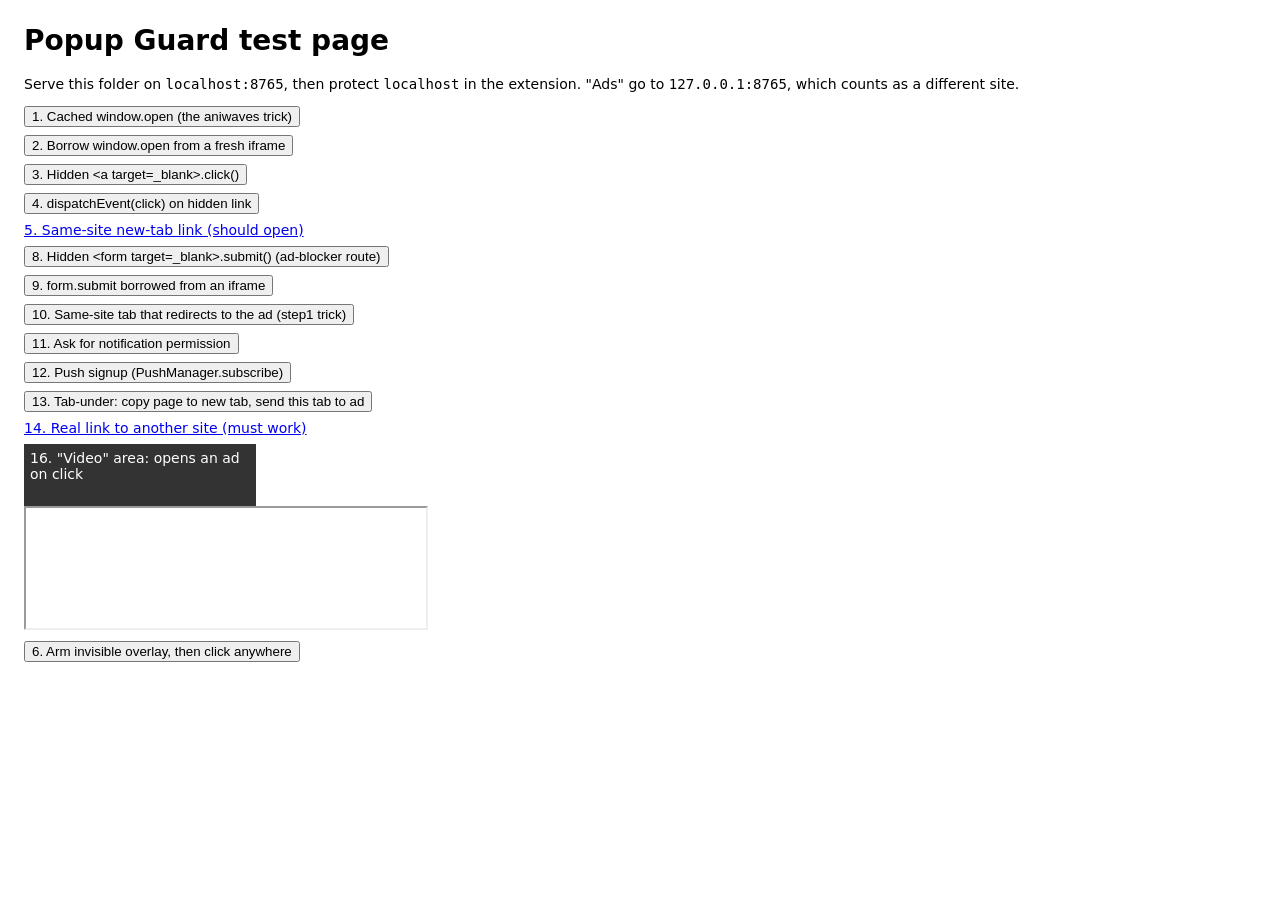
<file: test/index.html>
<!doctype html>
<html>
<head>
  <meta charset="utf-8">
  <title>Popup Guard test page</title>
  <!-- Loaded first, like the real ad network: it caches window.open immediately. -->
  <script src="fake-ad.js"></script>
  <style>
    body { font: 14px system-ui; margin: 24px; }
    button, a { display: block; margin: 8px 0; }
    #overlay { position: fixed; inset: 0; z-index: 99999; background: transparent; }
  </style>
</head>
<body>
  <h1>Popup Guard test page</h1>
  <p>Serve this folder on <code>localhost:8765</code>, then protect <code>localhost</code> in the extension.
     "Ads" go to <code>127.0.0.1:8765</code>, which counts as a different site.</p>

  <button id="t-cached-open">1. Cached window.open (the aniwaves trick)</button>
  <button id="t-iframe-open">2. Borrow window.open from a fresh iframe</button>
  <button id="t-anchor-click">3. Hidden &lt;a target=_blank&gt;.click()</button>
  <button id="t-dispatch">4. dispatchEvent(click) on hidden link</button>
  <a id="t-same-site" href="/test/index.html?same" target="_blank">5. Same-site new-tab link (should open)</a>
  <button id="t-form">8. Hidden &lt;form target=_blank&gt;.submit() (ad-blocker route)</button>
  <button id="t-form-iframe">9. form.submit borrowed from an iframe</button>
  <button id="t-step1">10. Same-site tab that redirects to the ad (step1 trick)</button>
  <button id="t-notify">11. Ask for notification permission</button>
  <button id="t-push">12. Push signup (PushManager.subscribe)</button>
  <button id="t-tabunder">13. Tab-under: copy page to new tab, send this tab to ad</button>
  <a id="t-external" href="http://ads.test:8765/test/ad.html?real-link">14. Real link to another site (must work)</a>
  <div id="t-video" style="width:220px;height:50px;background:#333;color:#fff;padding:6px">16. "Video" area: opens an ad on click</div>
  <iframe id="player" src="http://voe.test:8765/test/voe-redirect.html" width="400" height="120"></iframe>

  <div id="overlay" hidden></div>
  <button id="arm-overlay">6. Arm invisible overlay, then click anywhere</button>

  <script>
    const AD = 'http://127.0.0.1:8765/test/ad.html';
    document.getElementById('t-cached-open').onclick = () => window.__adOpen(AD);
    document.getElementById('t-iframe-open').onclick = () => {
      const f = document.createElement('iframe');
      f.style.display = 'none';
      document.body.append(f);
      f.contentWindow.open(AD);
      f.remove();
    };
    const hiddenLink = () => Object.assign(document.createElement('a'), { href: AD, target: '_blank' });
    document.getElementById('t-anchor-click').onclick = () => hiddenLink().click();
    document.getElementById('t-dispatch').onclick = () =>
      hiddenLink().dispatchEvent(new MouseEvent('click', { bubbles: true, cancelable: true }));

    // "target"/"action" params become inputs that shadow form.target / form.action.
    document.getElementById('t-form').onclick = () => window.__adForm(AD + '?target=x&action=y');
    document.getElementById('t-form-iframe').onclick = () => {
      const f = document.createElement('iframe');
      document.body.append(f);
      const form = Object.assign(document.createElement('form'), { action: AD, target: '_blank' });
      document.body.append(form);
      f.contentWindow.HTMLFormElement.prototype.submit.call(form);
      form.remove(); f.remove();
    };
    document.getElementById('t-step1').onclick = () =>
      window.__adOpen(location.pathname + '?step1=' + encodeURIComponent(AD + '?via-step1'));

    // Results land in window.__notify so the automated test can read them.
    window.__notify = [];
    document.getElementById('t-notify').onclick = async () =>
      window.__notify.push('permission:' + (await Notification.requestPermission()));
    document.getElementById('t-push').onclick = async () => {
      try { await PushManager.prototype.subscribe.call({}); window.__notify.push('push:ok'); }
      catch (e) { window.__notify.push('push:' + e.name); }
    };

    document.getElementById('t-tabunder').onclick = () => {
      window.__adOpen(location.pathname + '?copy');
      setTimeout(() => (location.href = AD + '?tab-under'), 50);
    };

    document.getElementById('t-video').onclick = () => window.__adOpen(AD + '?video-area');

    const overlay = document.getElementById('overlay');
    document.getElementById('arm-overlay').onclick = () => setTimeout(() => (overlay.hidden = false));
    overlay.onclick = () => { window.__adOpen(AD); overlay.hidden = true; };
  </script>
</body>
</html>
</file>
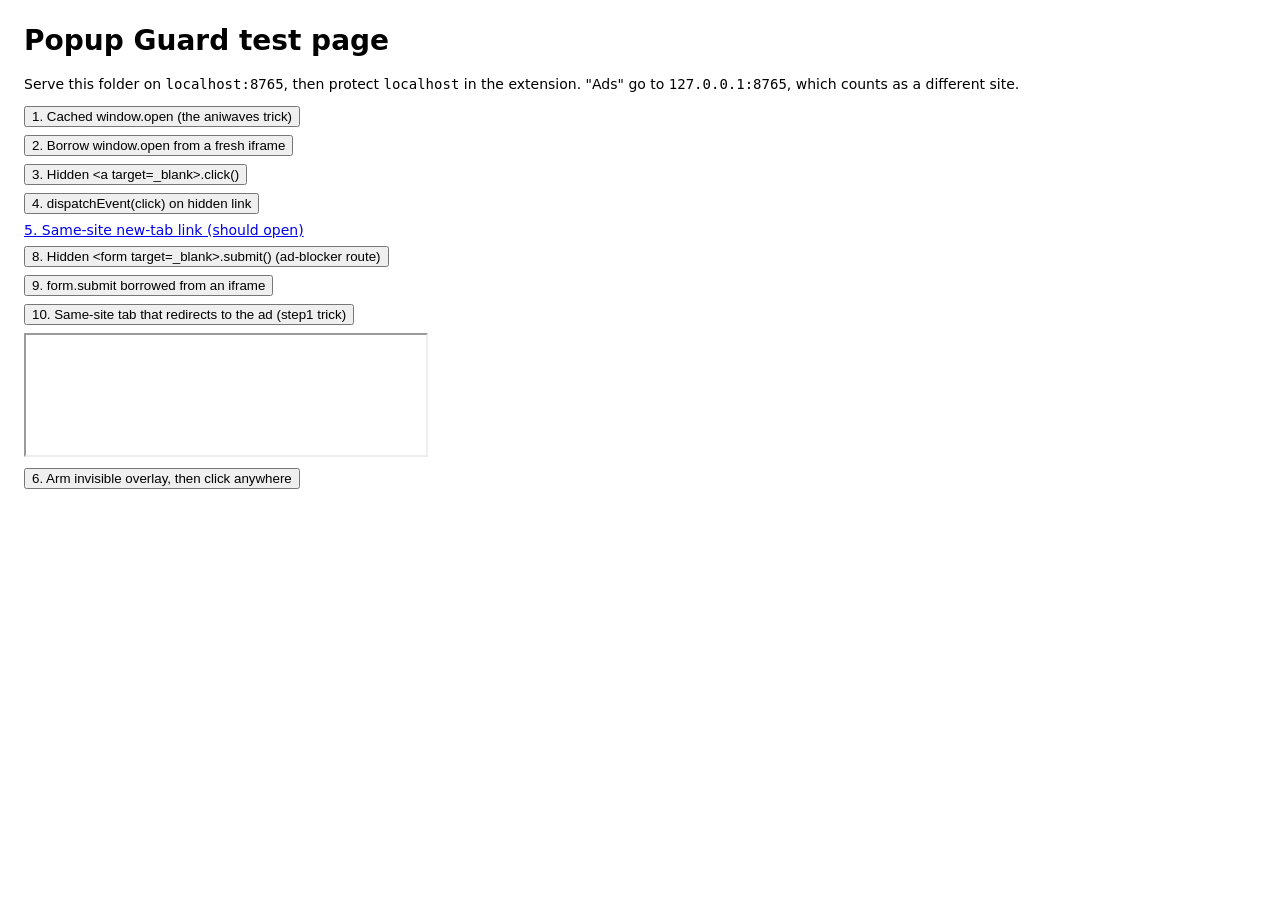
<file: popup-guard/test/index.html>
<!doctype html>
<html>
<head>
  <meta charset="utf-8">
  <title>Popup Guard test page</title>
  <!-- Loaded first, like the real ad network: it caches window.open immediately. -->
  <script src="fake-ad.js"></script>
  <style>
    body { font: 14px system-ui; margin: 24px; }
    button, a { display: block; margin: 8px 0; }
    #overlay { position: fixed; inset: 0; z-index: 99999; background: transparent; }
  </style>
</head>
<body>
  <h1>Popup Guard test page</h1>
  <p>Serve this folder on <code>localhost:8765</code>, then protect <code>localhost</code> in the extension.
     "Ads" go to <code>127.0.0.1:8765</code>, which counts as a different site.</p>

  <button id="t-cached-open">1. Cached window.open (the aniwaves trick)</button>
  <button id="t-iframe-open">2. Borrow window.open from a fresh iframe</button>
  <button id="t-anchor-click">3. Hidden &lt;a target=_blank&gt;.click()</button>
  <button id="t-dispatch">4. dispatchEvent(click) on hidden link</button>
  <a id="t-same-site" href="/test/index.html?same" target="_blank">5. Same-site new-tab link (should open)</a>
  <button id="t-form">8. Hidden &lt;form target=_blank&gt;.submit() (ad-blocker route)</button>
  <button id="t-form-iframe">9. form.submit borrowed from an iframe</button>
  <button id="t-step1">10. Same-site tab that redirects to the ad (step1 trick)</button>
  <iframe id="player" src="http://voe.test:8765/test/voe-redirect.html" width="400" height="120"></iframe>

  <div id="overlay" hidden></div>
  <button id="arm-overlay">6. Arm invisible overlay, then click anywhere</button>

  <script>
    const AD = 'http://127.0.0.1:8765/test/ad.html';
    document.getElementById('t-cached-open').onclick = () => window.__adOpen(AD);
    document.getElementById('t-iframe-open').onclick = () => {
      const f = document.createElement('iframe');
      f.style.display = 'none';
      document.body.append(f);
      f.contentWindow.open(AD);
      f.remove();
    };
    const hiddenLink = () => Object.assign(document.createElement('a'), { href: AD, target: '_blank' });
    document.getElementById('t-anchor-click').onclick = () => hiddenLink().click();
    document.getElementById('t-dispatch').onclick = () =>
      hiddenLink().dispatchEvent(new MouseEvent('click', { bubbles: true, cancelable: true }));

    // "target"/"action" params become inputs that shadow form.target / form.action.
    document.getElementById('t-form').onclick = () => window.__adForm(AD + '?target=x&action=y');
    document.getElementById('t-form-iframe').onclick = () => {
      const f = document.createElement('iframe');
      document.body.append(f);
      const form = Object.assign(document.createElement('form'), { action: AD, target: '_blank' });
      document.body.append(form);
      f.contentWindow.HTMLFormElement.prototype.submit.call(form);
      form.remove(); f.remove();
    };
    document.getElementById('t-step1').onclick = () =>
      window.__adOpen(location.pathname + '?step1=' + encodeURIComponent(AD + '?via-step1'));

    const overlay = document.getElementById('overlay');
    document.getElementById('arm-overlay').onclick = () => setTimeout(() => (overlay.hidden = false));
    overlay.onclick = () => { window.__adOpen(AD); overlay.hidden = true; };
  </script>
</body>
</html>
</file>
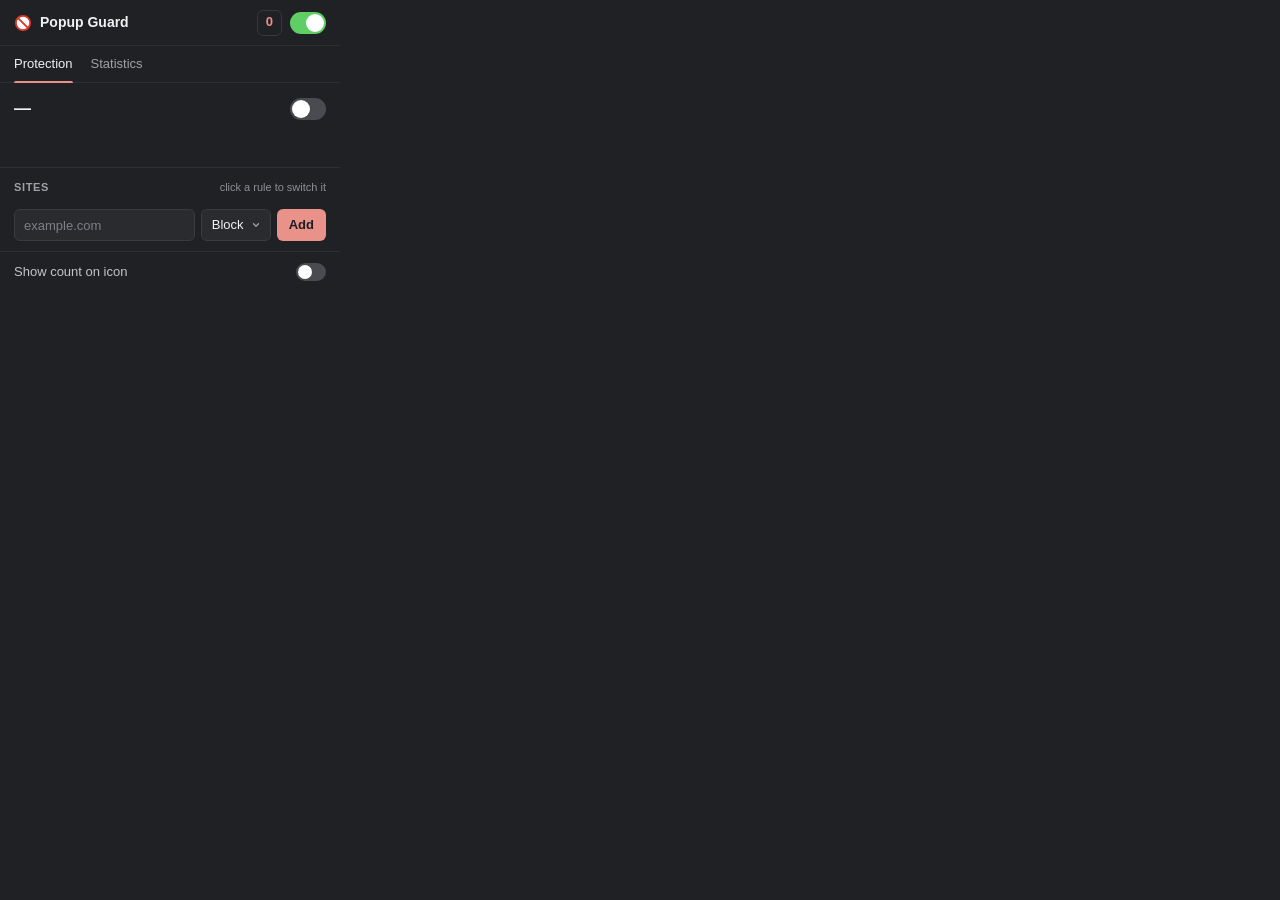
<file: popup/popup.html>
<!doctype html>
<html lang="en">
<head>
  <meta charset="utf-8">
  <title>Popup Guard</title>
  <link rel="stylesheet" href="popup.css">
</head>
<body>
  <header>
    <svg class="logo" width="18" height="18" viewBox="0 0 24 24" fill="none" aria-hidden="true"><circle cx="12" cy="12" r="9.5" fill="#fff" stroke="#d93a2b" stroke-width="2.5"/><path d="M5.5 5.5l13 13" stroke="#d93a2b" stroke-width="2.5"/></svg>
    <h1>Popup Guard</h1>
    <!-- Shortcut to the Statistics tab. -->
    <button type="button" class="count-chip" id="stats-toggle" aria-controls="panel-stats">
      <span id="total-chip">0</span>
    </button>
    <button type="button" class="switch master" id="enabled" role="switch" aria-checked="true" aria-label="Popup Guard on or off"><span></span></button>
  </header>

  <div class="tabs" role="tablist" aria-label="Popup Guard">
    <button type="button" role="tab" id="tab-protect" aria-controls="panel-protect" aria-selected="true">Protection</button>
    <button type="button" role="tab" id="tab-stats" aria-controls="panel-stats" aria-selected="false" tabindex="-1">Statistics</button>
  </div>

  <div id="panel-protect" role="tabpanel" aria-labelledby="tab-protect">
  <main id="settings">
    <section class="site" id="current" aria-label="This site">
      <div class="site-row">
        <span class="host" id="host">—</span>
        <button type="button" class="switch" id="toggle" role="switch" aria-checked="false" aria-label="Block popups on this site"><span></span></button>
      </div>
      <div class="status">
        <span id="status"></span>
        <span id="stat" hidden><span class="dot" aria-hidden="true">·</span> <b id="count">0</b> <span id="count-word">popups</span> blocked in this tab</span>
      </div>
      <div><button type="button" class="link" id="allow" hidden>Let the next popup through</button></div>

      <div class="note" id="reload-hint" hidden>
        <p>This tab was open before Popup Guard started, so popups can still slip through. Reload it to start blocking.</p>
        <div class="note-actions"><button type="button" class="primary" id="reload-tab">Reload tab</button></div>
      </div>

      <div class="note" id="suggest" hidden>
        <p id="suggest-text"></p>
        <div class="note-actions">
          <button type="button" class="primary" id="suggest-protect">Protect</button>
          <button type="button" class="ghost" id="suggest-dismiss">Not this site</button>
        </div>
      </div>
    </section>

    <section class="sites" aria-labelledby="sites-title">
      <div class="sites-head">
        <span class="section-title" id="sites-title">Sites</span>
        <span class="sites-hint">click a rule to switch it</span>
      </div>
      <ul class="site-list" id="sites"></ul>
      <form id="add-form">
        <label class="sr-only" for="add-input">Site to add</label>
        <input id="add-input" type="text" placeholder="example.com" autocomplete="off" spellcheck="false">
        <label class="sr-only" for="add-mode">Rule</label>
        <select id="add-mode">
          <option value="block">Block</option>
          <option value="allow">Allow</option>
        </select>
        <button type="submit" class="primary">Add</button>
      </form>
      <div class="error" id="add-error" role="alert" hidden></div>
    </section>
  </main>

  <footer>
    <span id="badge-label">Show count on icon</span>
    <button type="button" class="switch small" id="badge-count" role="switch" aria-checked="false" aria-labelledby="badge-label"><span></span></button>
  </footer>
  </div>

  <!-- Every bar is drawn to scale from a zero baseline (see stats-view.js). -->
  <div id="panel-stats" class="stats" role="tabpanel" aria-labelledby="tab-stats" hidden>
    <div class="tiles">
      <div class="tile"><span>All time</span><b id="sv-total">0</b></div>
      <div class="tile"><span>Today</span><b id="sv-today">0</b></div>
      <div class="tile"><span>Last 7 days</span><b id="sv-week">0</b></div>
      <div class="tile"><span>Last 30 days</span><b id="sv-month">0</b></div>
    </div>

    <p class="stats-empty" id="sv-empty" hidden>Nothing blocked yet. Popups blocked on your protected sites will show up here.</p>

    <div id="sv-details">
      <section aria-labelledby="sv-days-title">
        <div class="stats-head">
          <h2 class="section-title" id="sv-days-title">Blocked per day</h2>
          <div class="range" id="sv-range" role="group" aria-label="Time range">
            <button type="button" data-days="7" aria-pressed="true">7 days</button>
            <button type="button" data-days="30" aria-pressed="false">30 days</button>
          </div>
        </div>
        <div class="chart">
          <div class="grid" id="sv-grid" aria-hidden="true"></div>
          <div class="cols" id="sv-cols" role="img"></div>
        </div>
        <div class="xlabels" id="sv-xlabels" aria-hidden="true"></div>
        <details>
          <summary>Show as table</summary>
          <table>
            <thead><tr><th scope="col">Day</th><th scope="col">Blocked</th></tr></thead>
            <tbody id="sv-table"></tbody>
          </table>
        </details>
      </section>

      <section aria-labelledby="sv-sites-title">
        <h2 class="section-title" id="sv-sites-title">By site</h2>
        <ul class="hbars" id="sv-sites"></ul>
      </section>

      <section aria-labelledby="sv-kinds-title">
        <h2 class="section-title" id="sv-kinds-title">How they were stopped</h2>
        <ul class="hbars" id="sv-kinds"></ul>
      </section>

      <p class="stats-foot">
        <span>Counted on this computer only.</span>
        <button type="button" class="link quiet" id="sv-reset">Reset stats</button>
      </p>
    </div>
  </div>

  <div class="tooltip" id="sv-tip" role="tooltip" hidden></div>

  <script type="module" src="popup.js"></script>
</body>
</html>
</file>
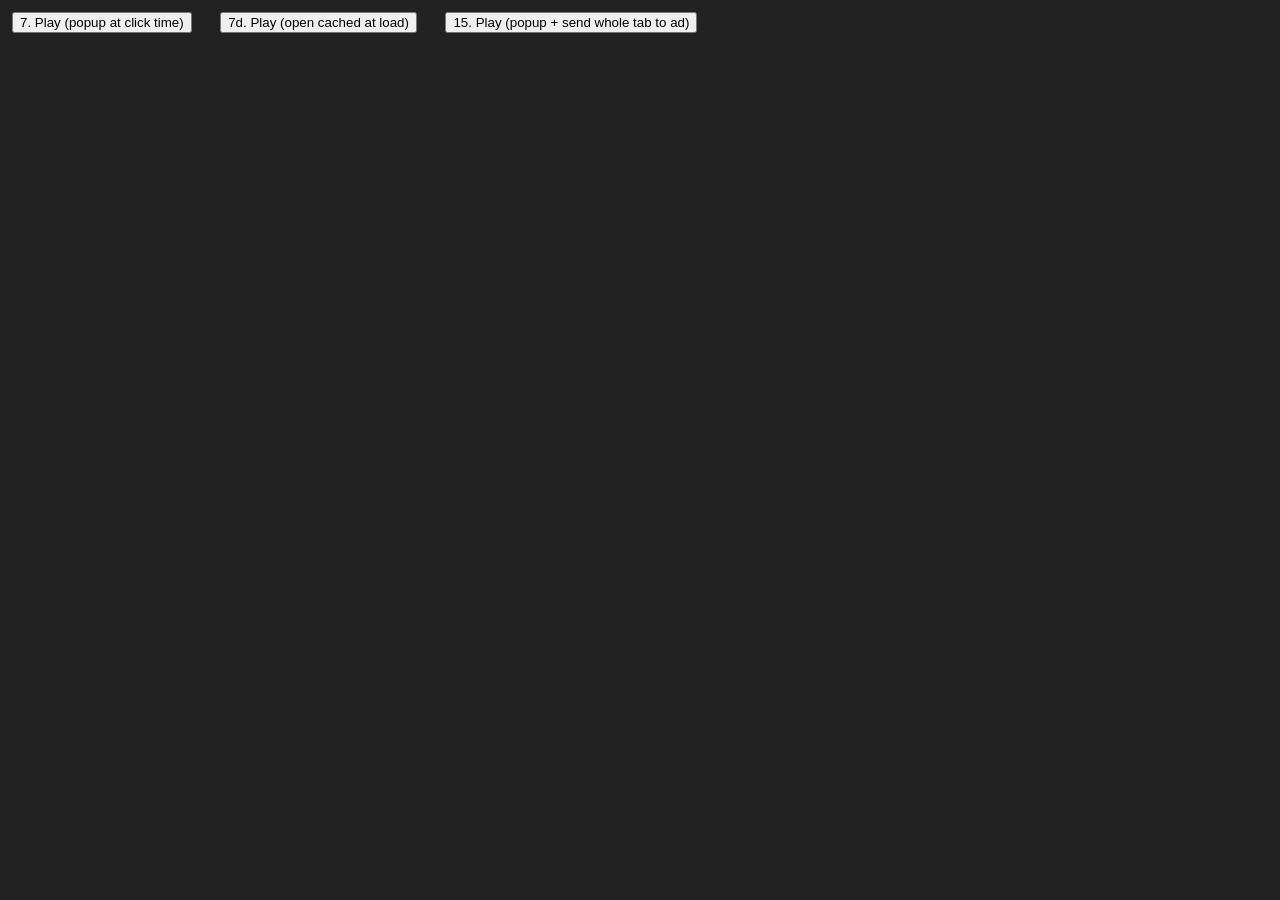
<file: test/player.html>
<!doctype html>
<!-- Cross-origin "video player" iframe on a random domain (like voe's derricknationtop.com). -->
<body style="margin:0;background:#222;color:#fff;font:14px system-ui">
  <button id="play" style="margin:12px">7. Play (popup at click time)</button>
  <button id="play-cached" style="margin:12px">7d. Play (open cached at load)</button>
  <button id="play-topnav" style="margin:12px">15. Play (popup + send whole tab to ad)</button>
  <script>
    document.getElementById('play-topnav').onclick = () => {
      window.open('http://ads.test:8765/test/ad.html?from-player');
      top.location.href = 'http://ads.test:8765/test/ad.html?topnav';
    };
    const cachedOpen = window.open; // worst case: grabbed while the frame is still parsing
    document.getElementById('play').onclick = () => window.open('http://ads.test:8765/test/ad.html?from-player');
    document.getElementById('play-cached').onclick = () => cachedOpen.call(window, 'http://ads.test:8765/test/ad.html?cached');
  </script>
</body>
</file>
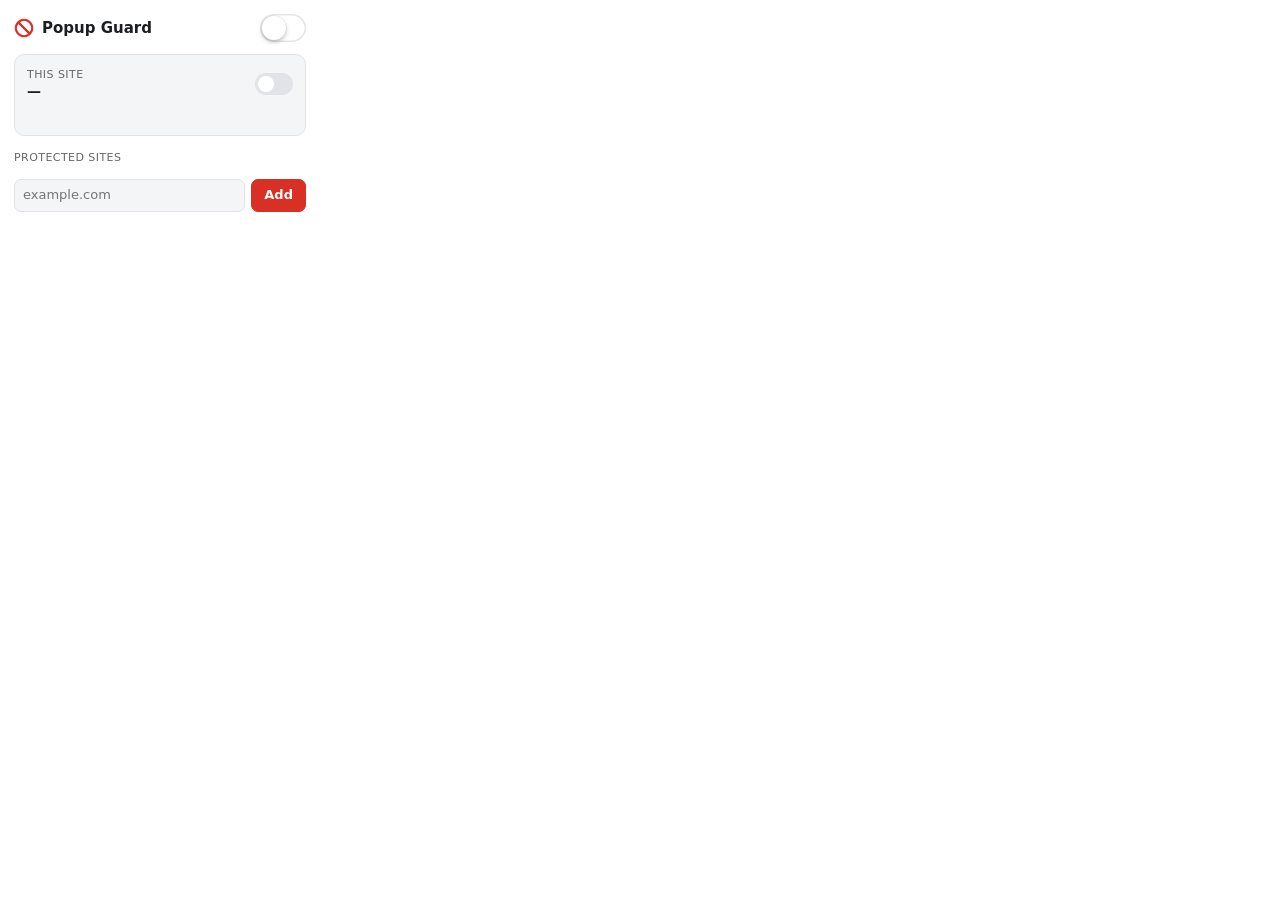
<file: popup-guard/popup/popup.html>
<!doctype html>
<html lang="en">
<head>
  <meta charset="utf-8">
  <title>Popup Guard</title>
  <link rel="stylesheet" href="popup.css">
</head>
<body>
  <header>
    <img src="../icons/icon32.png" alt="" width="20" height="20">
    <h1>Popup Guard</h1>
    <label class="master" title="Turn Popup Guard on or off everywhere">
      <input type="checkbox" id="enabled" role="switch" aria-label="Popup Guard on">
      <span class="track"></span>
    </label>
  </header>

  <p class="paused" id="paused" hidden>Paused. Popups are allowed on every site until you turn this back on.</p>

  <main id="settings">
  <section class="card" id="current">
    <div class="row">
      <div>
        <div class="label">This site</div>
        <div class="host" id="host">—</div>
      </div>
      <label class="switch" title="Protect this site">
        <input type="checkbox" id="toggle">
        <span class="slider"></span>
      </label>
    </div>
    <p class="hint" id="status"></p>

    <div class="stat" id="stat" hidden>
      <span class="count" id="count">0</span>
      <span>popups blocked in this tab</span>
    </div>

    <button id="allow" class="secondary" hidden>Let the next popup through</button>
  </section>

  <section>
    <div class="section-title">Protected sites <span id="site-count"></span></div>
    <ul id="sites"></ul>
    <form id="add-form">
      <input id="add-input" type="text" placeholder="example.com" autocomplete="off" spellcheck="false">
      <button type="submit">Add</button>
    </form>
  </section>
  </main>

  <script type="module" src="popup.js"></script>
</body>
</html>
</file>
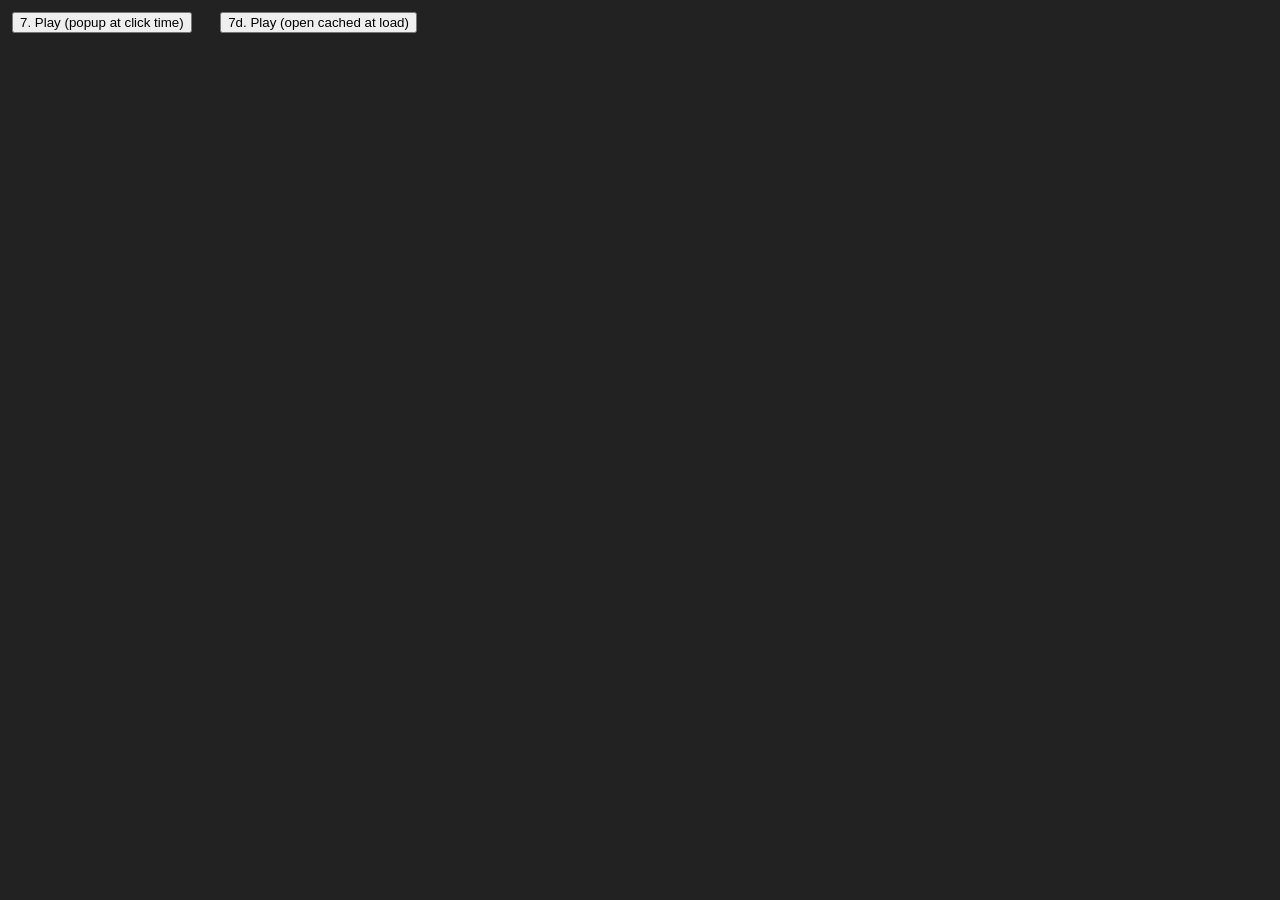
<file: popup-guard/test/player.html>
<!doctype html>
<!-- Cross-origin "video player" iframe on a random domain (like voe's derricknationtop.com). -->
<body style="margin:0;background:#222;color:#fff;font:14px system-ui">
  <button id="play" style="margin:12px">7. Play (popup at click time)</button>
  <button id="play-cached" style="margin:12px">7d. Play (open cached at load)</button>
  <script>
    const cachedOpen = window.open; // worst case: grabbed while the frame is still parsing
    document.getElementById('play').onclick = () => window.open('http://ads.test:8765/test/ad.html?from-player');
    document.getElementById('play-cached').onclick = () => cachedOpen.call(window, 'http://ads.test:8765/test/ad.html?cached');
  </script>
</body>
</file>
<file: popup/popup.css>
:root {
  --bg: #202124;
  --raised: #2a2b2f;
  --hover: #26272b;
  --line: #2e2f33;
  --line-strong: #3a3b40;
  --text: #f1f1f2;
  --text-2: #c4c5c9;
  --muted: #a0a1a6;
  --faint: #5e5f64;
  --accent: #e8928a;      /* coral: block, counts, links */
  --accent-hover: #f2b2ac;
  --ok: #8fd18f;          /* "Protected", allow rules */
  --on: #5fcf65;          /* master switch */
  --off: #4a4b50;
  color-scheme: dark;
}

* { box-sizing: border-box; }
[hidden] { display: none !important; }
.sr-only { position: absolute; width: 1px; height: 1px; overflow: hidden; clip: rect(0 0 0 0); white-space: nowrap; }

body {
  width: 340px;
  margin: 0;
  background: var(--bg);
  color: var(--text);
  font: 13px/1.4 -apple-system, BlinkMacSystemFont, "Segoe UI", Roboto, sans-serif;
  position: relative;
}

button, input, select { font: inherit; color: inherit; }
button { cursor: pointer; }
button:focus-visible, input:focus-visible, select:focus-visible { outline: 2px solid var(--accent); outline-offset: 1px; }

/* --- header ------------------------------------------------------------------ */

header {
  display: flex; align-items: center; gap: 8px;
  height: 46px; padding: 0 14px; border-bottom: 1px solid var(--line);
}
.logo { flex: none; }
h1 { font-size: 14px; font-weight: 600; margin: 0; flex: 1; }

.count-chip {
  height: 26px; display: flex; align-items: center; padding: 0 8px;
  border-radius: 6px; border: 1px solid #36373c; background: transparent;
  font-weight: 600; font-variant-numeric: tabular-nums; white-space: nowrap;
}
.count-chip #total-chip { color: var(--accent); }
.count-chip:hover { background: var(--line); }

/* --- tabs ---------------------------------------------------------------------- */

.tabs { display: flex; gap: 18px; padding: 0 14px; border-bottom: 1px solid var(--line); }
.tabs [role="tab"] {
  position: relative; height: 36px; padding: 0; border: 0; background: none;
  color: var(--muted); font-weight: 500;
}
.tabs [role="tab"]:hover { color: var(--text); }
.tabs [role="tab"][aria-selected="true"] { color: var(--text); }
.tabs [role="tab"][aria-selected="true"]::after {
  content: ""; position: absolute; left: 0; right: 0; bottom: -1px; height: 2px;
  border-radius: 2px 2px 0 0; background: var(--accent);
}

/* --- switches ------------------------------------------------------------------ */

.switch {
  position: relative; flex: none; width: 36px; height: 22px; padding: 0;
  border: 0; border-radius: 11px; background: var(--off); transition: background .15s;
}
.switch span {
  position: absolute; top: 2px; left: 2px; width: 18px; height: 18px;
  border-radius: 9px; background: #fff; transition: transform .15s;
}
.switch[aria-checked="true"] { background: var(--accent); }
.switch[aria-checked="true"] span { transform: translateX(14px); }
.switch.master[aria-checked="true"] { background: var(--on); }
.switch:disabled { cursor: default; }
/* checked but greyed: the site's rule is on, but Popup Guard is paused */
.switch.dim { background: var(--off); }

.switch.small { width: 30px; height: 18px; border-radius: 9px; }
.switch.small span { width: 14px; height: 14px; border-radius: 7px; }
.switch.small[aria-checked="true"] span { transform: translateX(12px); }

@media (prefers-reduced-motion: reduce) {
  .switch, .switch span, .count-chip svg { transition: none; }
}

/* --- this site ------------------------------------------------------------------- */

.site { padding: 14px 14px 12px; border-bottom: 1px solid var(--line); display: flex; flex-direction: column; gap: 6px; }
.site.paused { opacity: .55; }
.site-row { display: flex; align-items: center; gap: 12px; }
.host { flex: 1; min-width: 0; font-size: 17px; font-weight: 600; overflow: hidden; text-overflow: ellipsis; white-space: nowrap; }
.status { display: flex; align-items: center; gap: 6px; min-height: 22px; color: var(--muted); }
#status.on { color: var(--ok); }
#stat { color: var(--text-2); }
#stat .dot { color: var(--faint); }
#stat b { color: var(--accent); font-variant-numeric: tabular-nums; }

button.link { padding: 4px 0; border: 0; background: transparent; color: var(--accent); }
button.link:hover { color: var(--accent-hover); text-decoration: underline; }

.note { margin-top: 6px; padding: 10px 12px; border-radius: 8px; background: var(--raised); border: 1px solid var(--line-strong); }
.note p { margin: 0 0 10px; color: var(--text-2); }
.note-actions { display: flex; gap: 6px; }

button.primary {
  height: 32px; padding: 0 12px; border: 0; border-radius: 6px;
  background: var(--accent); color: #1e1e20; font-weight: 600;
}
button.primary:hover { background: #efa49d; }
button.ghost { height: 32px; padding: 0 12px; border-radius: 6px; border: 1px solid var(--line-strong); background: transparent; }
button.ghost:hover { border-color: var(--muted); }

/* --- sites list ------------------------------------------------------------------- */

.sites-head { display: flex; align-items: baseline; padding: 12px 14px 6px; }
.section-title { flex: 1; font-size: 11px; font-weight: 600; letter-spacing: .06em; text-transform: uppercase; color: var(--muted); }
.sites-hint { font-size: 11px; color: #8e8f95; }

.site-list { list-style: none; margin: 0; padding: 0; max-height: 204px; overflow-y: auto; }
.site-list li { display: flex; align-items: center; gap: 8px; height: 34px; padding: 0 6px 0 14px; }
.site-list li:hover { background: var(--hover); }
.site-list li.empty { color: var(--muted); height: auto; padding: 8px 14px; }
.site-list li.empty:hover { background: none; }
.site-list .name { flex: 1; min-width: 0; overflow: hidden; text-overflow: ellipsis; white-space: nowrap; }

.mode { padding: 4px 2px; border: 0; background: transparent; font-size: 12px; color: var(--accent); }
.mode.allow { color: var(--ok); }
.mode:hover { text-decoration: underline; }

.remove {
  width: 26px; height: 26px; border: 0; background: transparent; color: #9a9ba0;
  display: flex; align-items: center; justify-content: center; opacity: 0;
}
.site-list li:hover .remove, .remove:focus-visible { opacity: 1; }
.remove:hover { color: #fff; }

form { display: flex; gap: 6px; padding: 8px 14px 10px; }
input[type="text"], select {
  height: 32px; border-radius: 6px; border: 1px solid var(--line-strong); background: var(--raised);
}
input[type="text"] { flex: 1; min-width: 0; padding: 0 9px; }
input[type="text"]::placeholder { color: #7e7f85; }
/* own chevron instead of the platform one, so it matches the input and button */
select {
  appearance: none; padding: 0 26px 0 10px; cursor: pointer;
  background-image: url("data:image/svg+xml,%3Csvg xmlns='http://www.w3.org/2000/svg' width='10' height='10' viewBox='0 0 24 24' fill='none' stroke='%23a0a1a6' stroke-width='3' stroke-linecap='round' stroke-linejoin='round'%3E%3Cpath d='M6 9l6 6 6-6'/%3E%3C/svg%3E");
  background-repeat: no-repeat; background-position: right 9px center;
}
select:hover { border-color: #4a4b50; }
option { background: var(--raised); color: var(--text); }
input[type="text"]:focus, select:focus { outline: none; border-color: var(--accent); }

.error { padding: 0 14px 8px; font-size: 12px; color: var(--accent); }

/* --- footer ------------------------------------------------------------------------ */

footer { display: flex; align-items: center; gap: 10px; height: 40px; padding: 0 14px; border-top: 1px solid var(--line); }
footer span { flex: 1; color: var(--text-2); }

/* --- statistics tab ----------------------------------------------------------------- */
/* Each bar's length is count / axis max from a zero baseline, no minimum size; the
   gridlines use the same max, so bars compare exactly (2 is twice as long as 1). */

.stats { padding: 14px 14px 10px; }
.stats section { margin-top: 18px; }
.stats h2 { margin: 0 0 8px; }

.tiles { display: grid; grid-template-columns: 1fr 1fr; gap: 6px; }
.tile { display: flex; flex-direction: column; padding: 9px 11px; border-radius: 8px; background: var(--raised); border: 1px solid var(--line-strong); }
.tile span { color: var(--muted); font-size: 11px; }
.tile b { font-size: 20px; font-weight: 600; line-height: 1.25; }

.stats-empty { margin: 14px 0 4px; color: var(--muted); }

.stats-head { display: flex; align-items: center; gap: 8px; margin-bottom: 10px; }
.stats-head h2 { flex: 1; margin: 0; }
.range { display: flex; padding: 2px; border-radius: 6px; background: var(--raised); border: 1px solid var(--line-strong); }
.range button { padding: 2px 8px; border: 0; border-radius: 4px; background: none; color: var(--muted); font-size: 11px; }
.range button[aria-pressed="true"] { background: var(--line-strong); color: var(--text); }

.chart { position: relative; height: 120px; margin-left: 26px; }
.grid { position: absolute; inset: 0; }
.grid .tick { position: absolute; left: 0; right: 0; border-top: 1px solid #34353a; }
.grid .tick.zero { border-top-color: var(--muted); }
.grid .tick span {
  position: absolute; right: calc(100% + 6px); top: -8px; font-size: 10px; line-height: 16px;
  color: var(--muted); font-variant-numeric: tabular-nums;
}
.cols { position: absolute; inset: 0; display: flex; gap: 2px; }
.col { flex: 1; min-width: 0; height: 100%; display: flex; align-items: flex-end; justify-content: center; }
.col i { display: block; width: 100%; max-width: 24px; background: var(--accent); border-radius: 3px 3px 0 0; }
.col:hover i { background: var(--accent-hover); }

.xlabels { position: relative; height: 20px; margin-left: 26px; }
.xlabels span { position: absolute; top: 5px; transform: translateX(-50%); font-size: 10px; color: var(--muted); white-space: nowrap; }
.xlabels span.end { transform: translateX(-80%); }

.stats details { margin-top: 4px; }
.stats summary { width: fit-content; color: var(--muted); font-size: 12px; cursor: pointer; }
.stats summary:hover { color: var(--text); }
.stats table { width: 100%; margin-top: 6px; border-collapse: collapse; font-size: 12px; }
.stats th, .stats td { padding: 4px 0; border-bottom: 1px solid var(--line); text-align: left; }
.stats th { color: var(--muted); font-weight: 500; }
.stats td:last-child, .stats th:last-child { text-align: right; font-variant-numeric: tabular-nums; }

.hbars { list-style: none; margin: 0; padding: 0; }
.hbars li { display: grid; grid-template-columns: minmax(0, 136px) 1fr 58px; align-items: center; gap: 8px; height: 26px; }
.hbars .name { overflow: hidden; text-overflow: ellipsis; white-space: nowrap; color: var(--text-2); }
.hbars .track { height: 10px; }
.hbars .track i { display: block; height: 100%; background: var(--accent); border-radius: 0 3px 3px 0; }
.hbars li:hover .track i { background: var(--accent-hover); }
.hbars .n { text-align: right; font-variant-numeric: tabular-nums; white-space: nowrap; }
.hbars .n small { margin-left: 3px; color: var(--muted); font-size: 10px; }

.stats-foot { display: flex; align-items: center; justify-content: space-between; margin: 16px 0 0; font-size: 11px; color: var(--muted); }
button.link.quiet { color: var(--muted); font-size: 11px; }
button.link.quiet:hover { color: var(--text); }

.tooltip {
  position: fixed; z-index: 10; pointer-events: none; padding: 5px 9px; border-radius: 6px;
  background: #34353a; border: 1px solid #45464b; box-shadow: 0 6px 18px rgba(0, 0, 0, .4);
  font-size: 11px; color: var(--muted); white-space: nowrap;
}
.tooltip b { display: block; font-size: 13px; color: var(--text); font-variant-numeric: tabular-nums; }
</file>
<file: popup-guard/popup/popup.css>
:root {
  --bg: #ffffff;
  --surface: #f4f5f7;
  --text: #1c1e21;
  --muted: #65676b;
  --border: #e1e3e8;
  --accent: #d93025;
  --accent-text: #ffffff;
  --ok: #188038;
  --on: #34c759;
  --switch-off: #ffffff;
  --switch-off-border: #e5e5ea;
  color-scheme: light;
}

@media (prefers-color-scheme: dark) {
  :root {
    --bg: #1f2023;
    --surface: #2a2b2f;
    --text: #e8eaed;
    --muted: #9aa0a6;
    --border: #3c3d42;
    --accent: #f28b82;
    --accent-text: #1f2023;
    --ok: #81c995;
    --on: #30d158;
    --switch-off: #39393d;
    --switch-off-border: #39393d;
    color-scheme: dark;
  }
}

* { box-sizing: border-box; }
[hidden] { display: none !important; }

body {
  width: 320px;
  margin: 0;
  padding: 14px;
  background: var(--bg);
  color: var(--text);
  font: 13px/1.4 system-ui, -apple-system, "Segoe UI", sans-serif;
}

header { display: flex; align-items: center; gap: 8px; margin-bottom: 12px; }
h1 { font-size: 15px; margin: 0; font-weight: 600; flex: 1; }

/* master on/off switch: iOS-style, green when on, white outlined when off */
.master { position: relative; width: 46px; height: 28px; flex: none; cursor: pointer; }
.master input { position: absolute; opacity: 0; width: 0; height: 0; }
.master .track {
  position: absolute; inset: 0; border-radius: 28px;
  background: var(--switch-off); box-shadow: inset 0 0 0 1.5px var(--switch-off-border);
  transition: background .2s, box-shadow .2s;
}
.master .track::before {
  content: ""; position: absolute; width: 24px; height: 24px; left: 2px; top: 2px;
  background: #fff; border-radius: 50%;
  box-shadow: 0 2px 4px rgba(0, 0, 0, .25), 0 0 0 .5px rgba(0, 0, 0, .06);
  transition: transform .2s cubic-bezier(.3, 1.3, .6, 1);
}
.master input:checked + .track { background: var(--on); box-shadow: none; }
.master input:checked + .track::before { transform: translateX(18px); }
.master input:focus-visible + .track { outline: 2px solid var(--on); outline-offset: 2px; }

.paused {
  margin: -4px 0 12px; padding: 8px 10px; border-radius: 8px;
  background: var(--surface); border: 1px solid var(--border); color: var(--muted);
}
main[inert] { opacity: .45; filter: grayscale(1); transition: opacity .2s; }

.card {
  background: var(--surface);
  border: 1px solid var(--border);
  border-radius: 10px;
  padding: 12px;
  margin-bottom: 14px;
}

.row { display: flex; align-items: center; justify-content: space-between; gap: 10px; }
.label, .section-title { color: var(--muted); font-size: 11px; text-transform: uppercase; letter-spacing: .04em; }
.host { font-weight: 600; font-size: 14px; word-break: break-all; }
.hint { margin: 8px 0 0; color: var(--muted); min-height: 1em; }
.hint.on { color: var(--ok); }

.stat { display: flex; align-items: baseline; gap: 6px; margin-top: 10px; }
.count { font-size: 22px; font-weight: 700; color: var(--accent); font-variant-numeric: tabular-nums; }

/* toggle switch */
.switch { position: relative; width: 38px; height: 22px; flex: none; }
.switch input { opacity: 0; width: 0; height: 0; }
.slider {
  position: absolute; inset: 0; cursor: pointer;
  background: var(--border); border-radius: 22px; transition: background .15s;
}
.slider::before {
  content: ""; position: absolute; width: 16px; height: 16px; left: 3px; top: 3px;
  background: #fff; border-radius: 50%; transition: transform .15s;
}
.switch input:checked + .slider { background: var(--accent); }
.switch input:checked + .slider::before { transform: translateX(16px); }
.switch input:disabled + .slider { opacity: .4; cursor: not-allowed; }
.switch input:focus-visible + .slider { outline: 2px solid var(--accent); outline-offset: 2px; }

button {
  font: inherit; cursor: pointer; border-radius: 7px; padding: 6px 12px;
  border: 1px solid var(--accent); background: var(--accent); color: var(--accent-text); font-weight: 600;
}
button.secondary { width: 100%; margin-top: 10px; background: transparent; color: var(--text); border-color: var(--border); }
button.secondary:hover:not(:disabled) { border-color: var(--accent); }
button:disabled { opacity: .6; cursor: default; }

.section-title { margin-bottom: 6px; }
ul { list-style: none; margin: 0 0 8px; padding: 0; max-height: 160px; overflow-y: auto; }
li {
  display: flex; align-items: center; justify-content: space-between;
  padding: 5px 2px; border-bottom: 1px solid var(--border);
}
li.empty { color: var(--muted); border: 0; }
li .remove {
  background: none; border: 0; color: var(--muted); padding: 0 6px; font-size: 16px; line-height: 1;
}
li .remove:hover { color: var(--accent); }

form { display: flex; gap: 6px; }
input[type="text"] {
  flex: 1; min-width: 0; font: inherit; padding: 6px 8px; border-radius: 7px;
  border: 1px solid var(--border); background: var(--surface); color: var(--text);
}
input[type="text"]:focus { outline: 2px solid var(--accent); outline-offset: -1px; }
</file>
